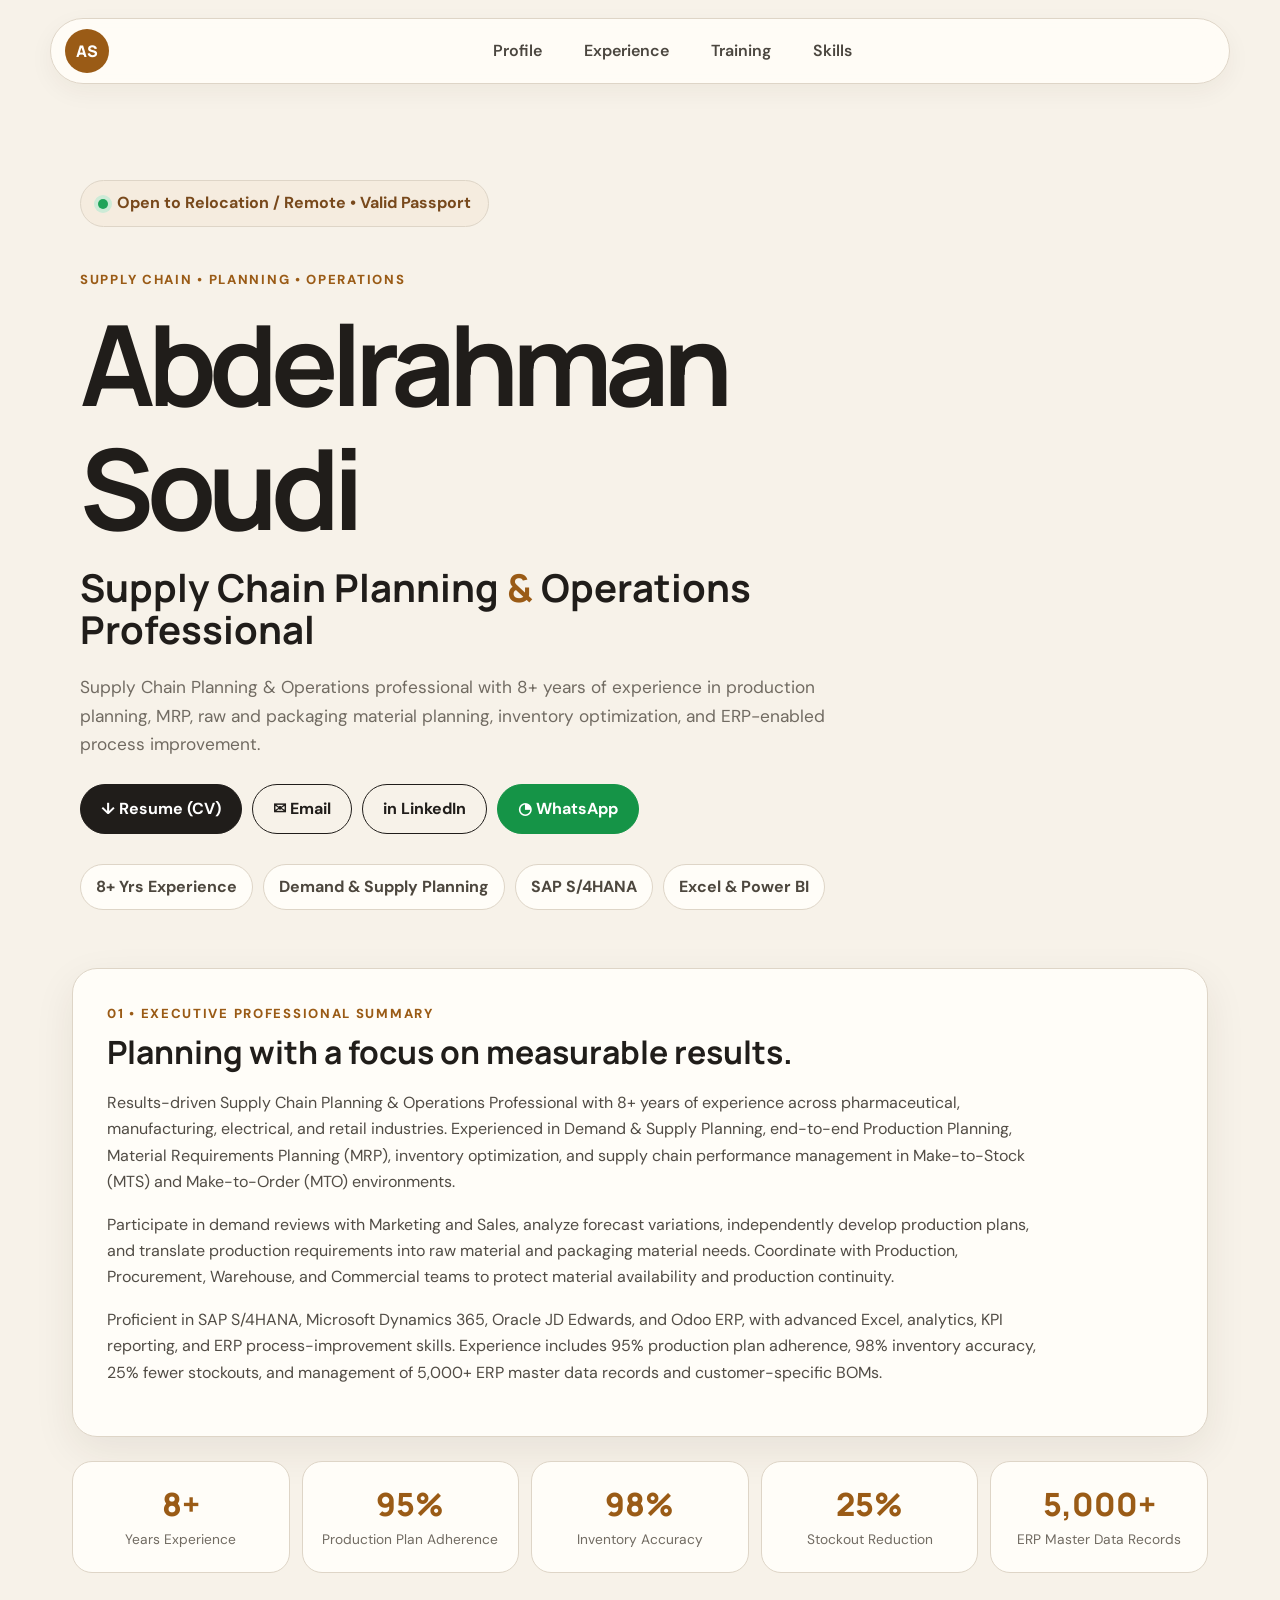
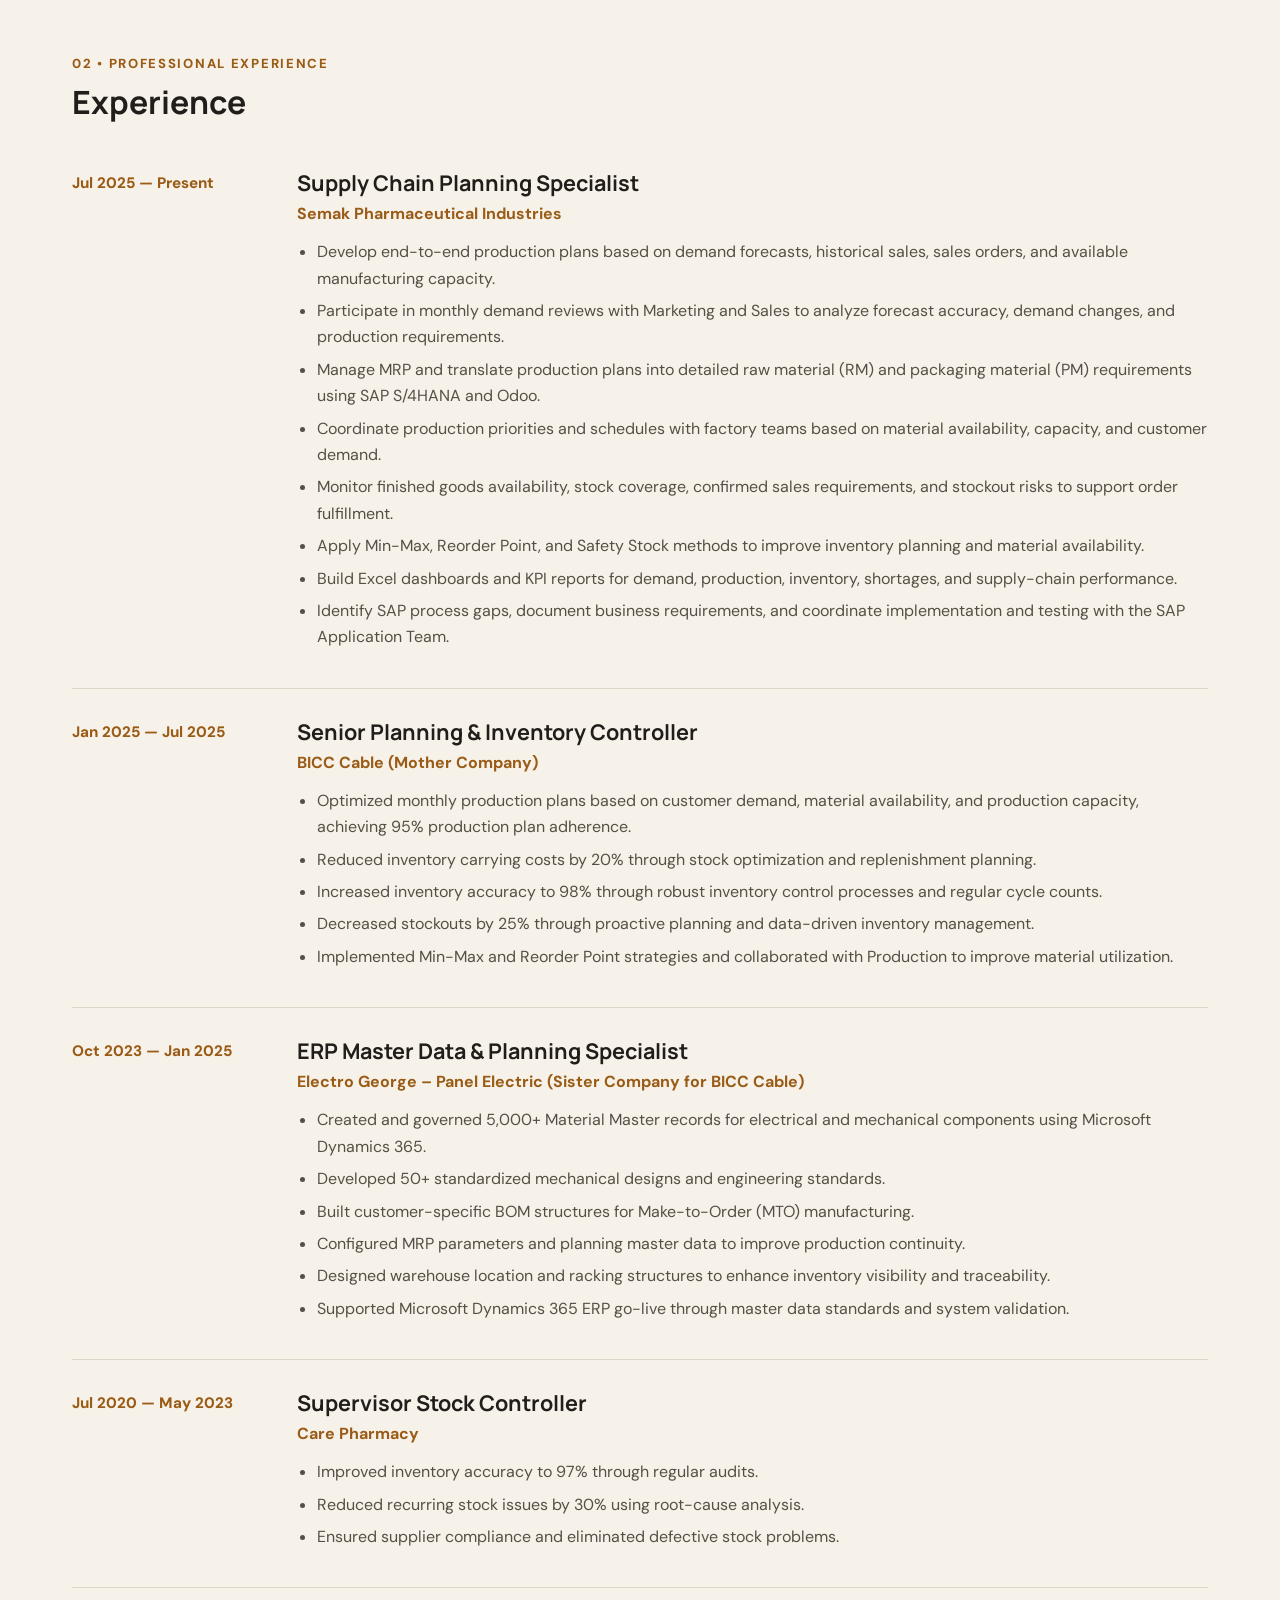
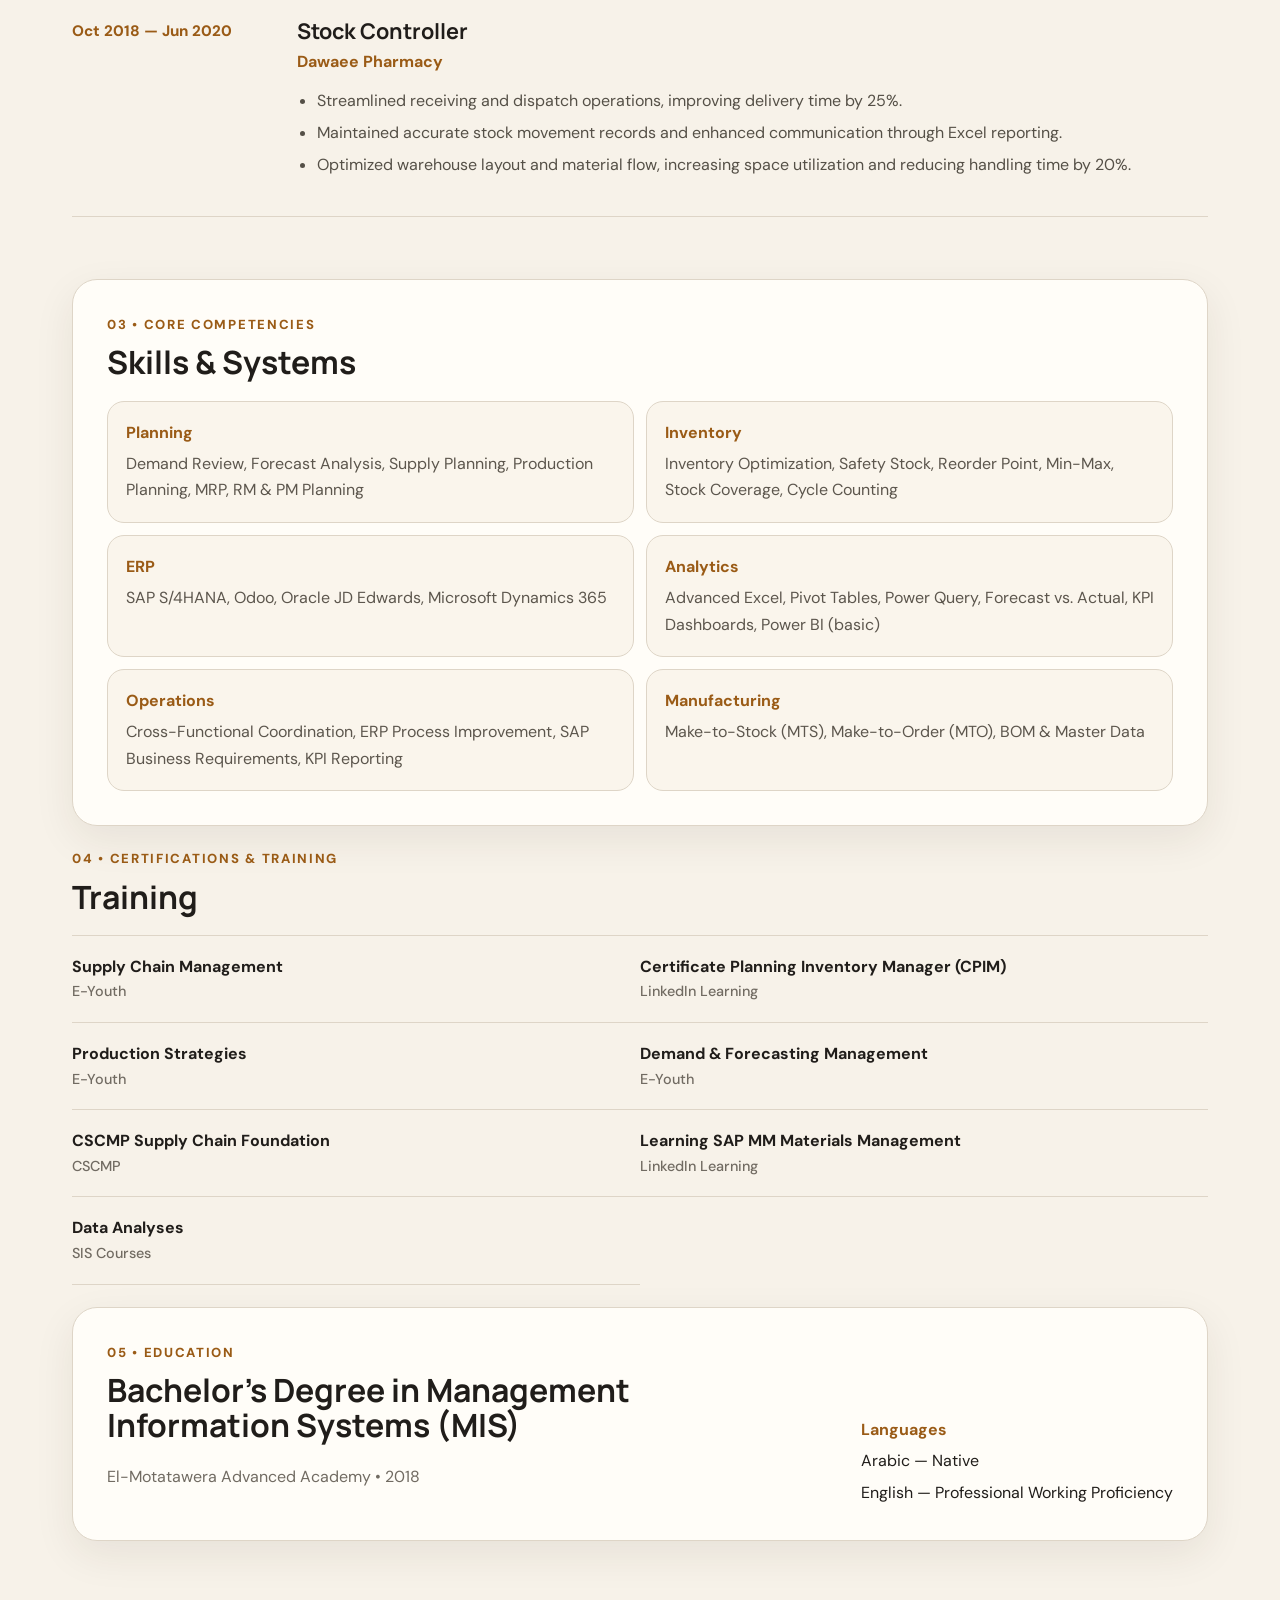
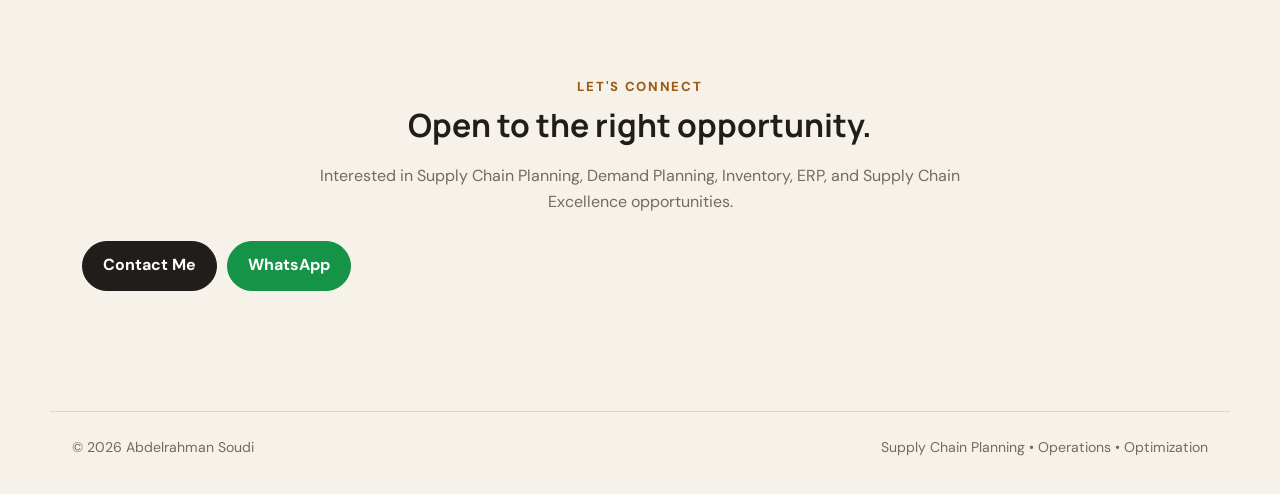
<file: index.html>
<!DOCTYPE html>
<html lang="en">
<head>
  <meta charset="UTF-8">
  <meta name="viewport" content="width=device-width, initial-scale=1.0">
  <meta name="description" content="Abdelrahman Soudi - Supply Chain Planning & Operations Professional Portfolio">
  <title>Abdelrahman Soudi | Supply Chain Planning & Operations</title>
  <link rel="preconnect" href="https://fonts.googleapis.com">
  <link rel="preconnect" href="https://fonts.gstatic.com" crossorigin>
  <link href="https://fonts.googleapis.com/css2?family=DM+Sans:wght@400;500;600;700&family=Manrope:wght@500;600;700;800&display=swap" rel="stylesheet">
  <link rel="stylesheet" href="style.css">
</head>
<body>
  <header class="topbar">
    <div class="brand">AS</div>
    <nav>
      <a href="#profile">Profile</a>
      <a href="#experience">Experience</a>
      <a href="#training">Training</a>
      <a href="#skills">Skills</a>
    </nav>
    <button class="menu" aria-label="Toggle menu">☰</button>
  </header>

  <main>
    <section class="hero">
      <div class="status"><span></span> Open to Relocation / Remote • Valid Passport</div>
      <p class="eyebrow">SUPPLY CHAIN • PLANNING • OPERATIONS</p>
      <h1>Abdelrahman<br>Soudi</h1>
      <h2>Supply Chain Planning <em>&amp;</em> Operations Professional</h2>
      <p class="intro">Supply Chain Planning & Operations professional with 8+ years of experience in production planning, MRP, raw and packaging material planning, inventory optimization, and ERP-enabled process improvement.</p>

      <div class="actions">
        <a class="btn primary" href="Abdelrahman-Soudi-CV.pdf" target="_blank">↓ Resume (CV)</a>
        <a class="btn" href="mailto:abdelrahmansoudi211@gmail.com?subject=Career%20Opportunity%20-%20Abdelrahman%20Soudi">✉ Email</a>
        <a class="btn" href="https://www.linkedin.com/in/abdelrahman-soudi-33732217a?utm_source=share_via&utm_content=profile&utm_medium=member_android" target="_blank" rel="noopener">in LinkedIn</a>
        <a class="btn whatsapp" href="https://wa.me/201120820636" target="_blank" rel="noopener">◔ WhatsApp</a>
      </div>

      <div class="chips">
        <span>8+ Yrs Experience</span>
        <span>Demand &amp; Supply Planning</span>
        <span>SAP S/4HANA</span>
        <span>Excel &amp; Power BI</span>
      </div>
    </section>

    <section id="profile" class="card">
      <div class="section-label">01 • EXECUTIVE PROFESSIONAL SUMMARY</div>
      <h3>Planning with a focus on measurable results.</h3>
      <p>Results-driven Supply Chain Planning &amp; Operations Professional with 8+ years of experience across pharmaceutical, manufacturing, electrical, and retail industries. Experienced in Demand &amp; Supply Planning, end-to-end Production Planning, Material Requirements Planning (MRP), inventory optimization, and supply chain performance management in Make-to-Stock (MTS) and Make-to-Order (MTO) environments.</p>
      <p>Participate in demand reviews with Marketing and Sales, analyze forecast variations, independently develop production plans, and translate production requirements into raw material and packaging material needs. Coordinate with Production, Procurement, Warehouse, and Commercial teams to protect material availability and production continuity.</p>
      <p>Proficient in SAP S/4HANA, Microsoft Dynamics 365, Oracle JD Edwards, and Odoo ERP, with advanced Excel, analytics, KPI reporting, and ERP process-improvement skills. Experience includes 95% production plan adherence, 98% inventory accuracy, 25% fewer stockouts, and management of 5,000+ ERP master data records and customer-specific BOMs.</p>
    </section>

    <section class="metrics">
      <div><strong>8+</strong><span>Years Experience</span></div>
      <div><strong>95%</strong><span>Production Plan Adherence</span></div>
      <div><strong>98%</strong><span>Inventory Accuracy</span></div>
      <div><strong>25%</strong><span>Stockout Reduction</span></div>
      <div><strong>5,000+</strong><span>ERP Master Data Records</span></div>
    </section>

    <section id="experience">
      <div class="section-label">02 • PROFESSIONAL EXPERIENCE</div>
      <h3>Experience</h3>

      <article class="job">
        <div class="job-date">Jul 2025 — Present</div>
        <div>
          <h4>Supply Chain Planning Specialist</h4>
          <p class="company">Semak Pharmaceutical Industries</p>
          <ul>
            <li>Develop end-to-end production plans based on demand forecasts, historical sales, sales orders, and available manufacturing capacity.</li>
            <li>Participate in monthly demand reviews with Marketing and Sales to analyze forecast accuracy, demand changes, and production requirements.</li>
            <li>Manage MRP and translate production plans into detailed raw material (RM) and packaging material (PM) requirements using SAP S/4HANA and Odoo.</li>
            <li>Coordinate production priorities and schedules with factory teams based on material availability, capacity, and customer demand.</li>
            <li>Monitor finished goods availability, stock coverage, confirmed sales requirements, and stockout risks to support order fulfillment.</li>
            <li>Apply Min-Max, Reorder Point, and Safety Stock methods to improve inventory planning and material availability.</li>
            <li>Build Excel dashboards and KPI reports for demand, production, inventory, shortages, and supply-chain performance.</li>
            <li>Identify SAP process gaps, document business requirements, and coordinate implementation and testing with the SAP Application Team.</li>
          </ul>
        </div>
      </article>

      <article class="job">
        <div class="job-date">Jan 2025 — Jul 2025</div>
        <div>
          <h4>Senior Planning &amp; Inventory Controller</h4>
          <p class="company">BICC Cable (Mother Company)</p>
          <ul>
            <li>Optimized monthly production plans based on customer demand, material availability, and production capacity, achieving 95% production plan adherence.</li>
            <li>Reduced inventory carrying costs by 20% through stock optimization and replenishment planning.</li>
            <li>Increased inventory accuracy to 98% through robust inventory control processes and regular cycle counts.</li>
            <li>Decreased stockouts by 25% through proactive planning and data-driven inventory management.</li>
            <li>Implemented Min-Max and Reorder Point strategies and collaborated with Production to improve material utilization.</li>
          </ul>
        </div>
      </article>

      <article class="job">
        <div class="job-date">Oct 2023 — Jan 2025</div>
        <div>
          <h4>ERP Master Data &amp; Planning Specialist</h4>
          <p class="company">Electro George – Panel Electric (Sister Company for BICC Cable)</p>
          <ul>
            <li>Created and governed 5,000+ Material Master records for electrical and mechanical components using Microsoft Dynamics 365.</li>
            <li>Developed 50+ standardized mechanical designs and engineering standards.</li>
            <li>Built customer-specific BOM structures for Make-to-Order (MTO) manufacturing.</li>
            <li>Configured MRP parameters and planning master data to improve production continuity.</li>
            <li>Designed warehouse location and racking structures to enhance inventory visibility and traceability.</li>
            <li>Supported Microsoft Dynamics 365 ERP go-live through master data standards and system validation.</li>
          </ul>
        </div>
      </article>

      <article class="job">
        <div class="job-date">Jul 2020 — May 2023</div>
        <div>
          <h4>Supervisor Stock Controller</h4>
          <p class="company">Care Pharmacy</p>
          <ul>
            <li>Improved inventory accuracy to 97% through regular audits.</li>
            <li>Reduced recurring stock issues by 30% using root-cause analysis.</li>
            <li>Ensured supplier compliance and eliminated defective stock problems.</li>
          </ul>
        </div>
      </article>

      <article class="job">
        <div class="job-date">Oct 2018 — Jun 2020</div>
        <div>
          <h4>Stock Controller</h4>
          <p class="company">Dawaee Pharmacy</p>
          <ul>
            <li>Streamlined receiving and dispatch operations, improving delivery time by 25%.</li>
            <li>Maintained accurate stock movement records and enhanced communication through Excel reporting.</li>
            <li>Optimized warehouse layout and material flow, increasing space utilization and reducing handling time by 20%.</li>
          </ul>
        </div>
      </article>
    </section>

    <section id="skills" class="card">
      <div class="section-label">03 • CORE COMPETENCIES</div>
      <h3>Skills &amp; Systems</h3>
      <div class="skill-grid">
        <div><b>Planning</b><span>Demand Review, Forecast Analysis, Supply Planning, Production Planning, MRP, RM &amp; PM Planning</span></div>
        <div><b>Inventory</b><span>Inventory Optimization, Safety Stock, Reorder Point, Min-Max, Stock Coverage, Cycle Counting</span></div>
        <div><b>ERP</b><span>SAP S/4HANA, Odoo, Oracle JD Edwards, Microsoft Dynamics 365</span></div>
        <div><b>Analytics</b><span>Advanced Excel, Pivot Tables, Power Query, Forecast vs. Actual, KPI Dashboards, Power BI (basic)</span></div>
        <div><b>Operations</b><span>Cross-Functional Coordination, ERP Process Improvement, SAP Business Requirements, KPI Reporting</span></div>
        <div><b>Manufacturing</b><span>Make-to-Stock (MTS), Make-to-Order (MTO), BOM &amp; Master Data</span></div>
      </div>
    </section>

    <section id="training">
      <div class="section-label">04 • CERTIFICATIONS &amp; TRAINING</div>
      <h3>Training</h3>
      <div class="training-list">
        <div>Supply Chain Management <span>E-Youth</span></div>
        <div>Certificate Planning Inventory Manager (CPIM) <span>LinkedIn Learning</span></div>
        <div>Production Strategies <span>E-Youth</span></div>
        <div>Demand &amp; Forecasting Management <span>E-Youth</span></div>
        <div>CSCMP Supply Chain Foundation <span>CSCMP</span></div>
        <div>Learning SAP MM Materials Management <span>LinkedIn Learning</span></div>
        <div>Data Analyses <span>SIS Courses</span></div>
      </div>
    </section>

    <section class="education card">
      <div>
        <div class="section-label">05 • EDUCATION</div>
        <h3>Bachelor’s Degree in Management Information Systems (MIS)</h3>
        <p>El-Motatawera Advanced Academy • 2018</p>
      </div>
      <div class="language">
        <b>Languages</b>
        <span>Arabic — Native</span>
        <span>English — Professional Working Proficiency</span>
      </div>
    </section>

    <section class="contact">
      <div class="section-label">LET'S CONNECT</div>
      <h3>Open to the right opportunity.</h3>
      <p>Interested in Supply Chain Planning, Demand Planning, Inventory, ERP, and Supply Chain Excellence opportunities.</p>
      <div class="actions">
        <a class="btn primary" href="mailto:abdelrahmansoudi211@gmail.com">Contact Me</a>
        <a class="btn whatsapp" href="https://wa.me/201120820636" target="_blank" rel="noopener">WhatsApp</a>
      </div>
    </section>
  </main>

  <footer>
    <span>© 2026 Abdelrahman Soudi</span>
    <span>Supply Chain Planning • Operations • Optimization</span>
  </footer>

  <script src="script.js"></script>
</body>
</html>
</file>
<file: style.css>
:root{
  --bg:#f7f2e9;--paper:#fffdf8;--ink:#201d1a;--muted:#716b62;
  --accent:#9a5b16;--accent2:#b47727;--line:#ded5c7;--green:#179447;
  --shadow:0 14px 40px rgba(51,38,22,.08);
}
*{box-sizing:border-box}html{scroll-behavior:smooth}
body{margin:0;background:var(--bg);color:var(--ink);font-family:"DM Sans",Arial,sans-serif;line-height:1.65}
a{color:inherit;text-decoration:none}.topbar{position:sticky;top:0;z-index:20;display:flex;align-items:center;gap:20px;max-width:1180px;margin:18px auto 0;padding:10px 14px;background:rgba(255,253,248,.9);backdrop-filter:blur(14px);border:1px solid var(--line);border-radius:40px;box-shadow:0 8px 24px rgba(50,40,25,.05)}
.brand{width:44px;height:44px;border-radius:50%;display:grid;place-items:center;background:var(--accent);color:#fff;font-weight:800;font-family:Manrope}
nav{display:flex;gap:8px;flex:1;justify-content:center}nav a{padding:9px 17px;border-radius:25px;font-weight:600;color:#4b463f}nav a:hover{background:#eee5d8}
.menu{display:none;border:0;background:none;font-size:25px}
main{max-width:1180px;margin:auto;padding:48px 22px 20px}.hero{padding:48px 8px 36px}.status{display:inline-flex;align-items:center;gap:9px;padding:9px 17px;border:1px solid var(--line);border-radius:30px;background:#f5ecdf;color:#78491c;font-weight:700}.status span{width:10px;height:10px;background:#20a45a;border-radius:50%;box-shadow:0 0 0 4px #cdebd7}
.eyebrow,.section-label{font-weight:800;letter-spacing:.13em;color:var(--accent);font-size:.82rem}.eyebrow{margin-top:42px;margin-bottom:12px}
h1,h2,h3,h4{font-family:Manrope;margin:0;line-height:1.1}h1{font-size:clamp(3.3rem,9vw,7rem);letter-spacing:-.065em}h2{font-size:clamp(1.35rem,3vw,2.4rem);margin-top:18px;max-width:850px}h2 em{font-style:normal;color:var(--accent)}
.intro{max-width:760px;color:var(--muted);font-size:1.08rem;margin:22px 0 25px}.actions{display:flex;gap:10px;flex-wrap:wrap}.btn{display:inline-flex;align-items:center;justify-content:center;min-height:50px;padding:0 20px;border:1px solid var(--ink);border-radius:28px;background:var(--ink);color:#fff;font-weight:700}.btn:not(.primary):not(.whatsapp){background:transparent;color:var(--ink)}.btn:hover{transform:translateY(-2px)}.btn.whatsapp{background:#159447;border-color:#159447}
.chips{display:flex;gap:10px;flex-wrap:wrap;margin-top:30px}.chips span{border:1px solid var(--line);background:var(--paper);border-radius:24px;padding:9px 15px;font-weight:700;color:#4d473e}
.card{background:var(--paper);border:1px solid var(--line);border-radius:25px;padding:34px;box-shadow:var(--shadow);margin:22px 0}.card h3,section>h3{font-size:2rem;margin:10px 0 20px}.card p{max-width:950px;color:#514c45}
.metrics{display:grid;grid-template-columns:repeat(5,1fr);gap:12px;margin:24px 0 80px}.metrics div{background:var(--paper);border:1px solid var(--line);border-radius:20px;padding:20px 14px;text-align:center}.metrics strong{display:block;font:800 2rem Manrope;color:var(--accent)}.metrics span{font-size:.86rem;color:var(--muted)}
#experience{padding:0 0 40px}.job{display:grid;grid-template-columns:190px 1fr;gap:35px;padding:31px 0;border-bottom:1px solid var(--line)}.job-date{font-weight:800;color:var(--accent);font-size:.95rem}.job h4{font-size:1.35rem}.company{color:var(--accent);font-weight:700;margin:6px 0 12px}.job ul{margin:0;padding-left:20px;color:#555047}.job li{margin:6px 0}
.skill-grid{display:grid;grid-template-columns:repeat(2,1fr);gap:12px}.skill-grid div{border:1px solid var(--line);border-radius:17px;padding:18px;background:#faf5ec}.skill-grid b{display:block;color:var(--accent);margin-bottom:5px}.skill-grid span{color:#5c564d}
.training-list{display:grid;grid-template-columns:1fr 1fr;border-top:1px solid var(--line)}.training-list div{padding:18px 0;border-bottom:1px solid var(--line);font-weight:700}.training-list span{display:block;color:var(--muted);font-size:.9rem;font-weight:500}
.education{display:flex;justify-content:space-between;gap:30px;align-items:end}.education h3{max-width:700px}.education p{color:var(--muted)}.language{min-width:250px;display:flex;flex-direction:column;gap:5px}.language b{color:var(--accent)}
.contact{margin:80px 0 45px;padding:55px 10px;text-align:center}.contact p{max-width:650px;margin:12px auto 25px;color:var(--muted)}
footer{border-top:1px solid var(--line);max-width:1180px;margin:auto;padding:24px 22px 35px;display:flex;justify-content:space-between;color:var(--muted);font-size:.88rem}

@media(max-width:800px){
  .topbar{margin:10px 10px 0;position:sticky;top:10px;z-index:1000}
  .topbar nav{
    display:none;
    position:absolute;
    top:64px;
    left:0;
    right:0;
    flex-direction:column;
    gap:4px;
    padding:12px;
    background:var(--paper);
    border:1px solid var(--line);
    border-radius:20px;
    box-shadow:var(--shadow);
    z-index:1001;
  }
  .topbar nav.open{display:flex}
  .topbar nav a{display:block;padding:12px 16px}
  .menu{display:block;margin-left:auto;cursor:pointer}
  .hero{padding-top:35px}
  .metrics{grid-template-columns:repeat(2,1fr)}
  .metrics div:last-child{grid-column:span 2}
  .job{grid-template-columns:1fr;gap:8px}
  .skill-grid,.training-list{grid-template-columns:1fr}
  .education{display:block}
  .language{margin-top:25px}
  .card{padding:25px}
  footer{display:block}
  footer span{display:block;margin:5px 0}
}
</file>
